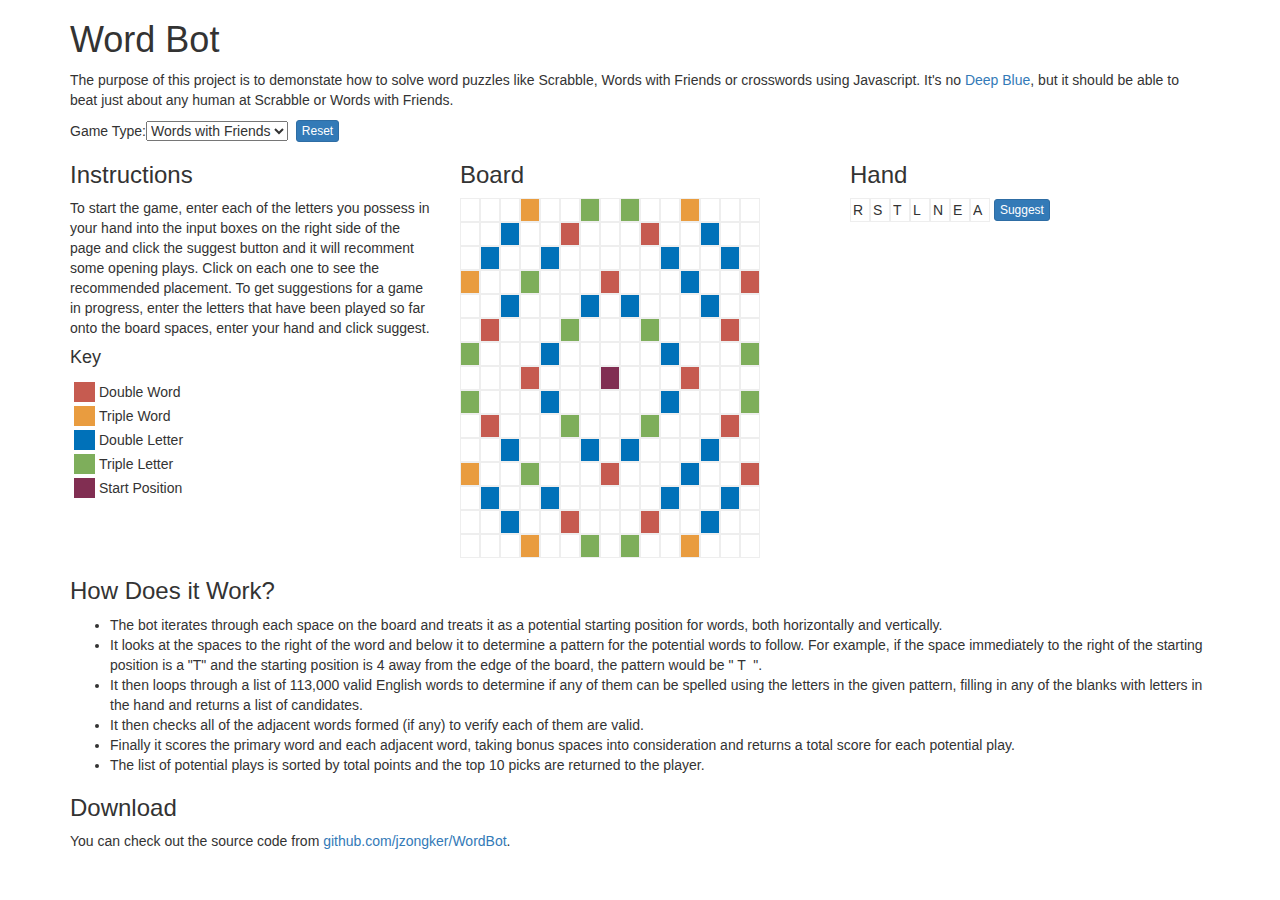
<file: index.html>
<!DOCTYPE html>
<html lang="en">
	<head>
		<meta charset="utf-8">
		<link href="http://netdna.bootstrapcdn.com/bootstrap/3.0.0/css/bootstrap.min.css" rel="stylesheet" type="text/css" >
		<link href="gui.css" rel="stylesheet" type="text/css" >
		<script src="http://ajax.googleapis.com/ajax/libs/jquery/1.10.2/jquery.min.js"></script>
		<script src="http://netdna.bootstrapcdn.com/bootstrap/3.0.0/js/bootstrap.min.js"></script>
		<script src="bot.js"></script>
		<script src="gui.js"></script>
	</head>
	<body>
		<div class="container">
			<h1>Word Bot</h1>
			<p>The purpose of this project is to demonstate how to solve word puzzles like Scrabble, Words with Friends or crosswords using Javascript.  It's no <a href="http://en.wikipedia.org/wiki/Deep_Blue_(chess_computer)" target="_blank">Deep Blue</a>, but it should be able to beat	just about any human at Scrabble or Words with Friends.</p>

			<table>
				<tr>
					<td>Game Type: </td>
					<td>
						<select id="gameType">
							<option value='WWF'>Words with Friends</option>
							<option value='Scrabble'>Scrabble</option>
						</select>
					</td>
					<td> &nbsp; <button class="btn btn-xs btn-primary" onclick="resetGame()">Reset</button></td>
			</table>

			<div class="row">
				<div class="col-xs-4">
					<h3>Instructions</h3>
					<p>To start the game, enter each of the letters you possess in your hand into the input boxes on the right side of the page and click the suggest button and it will recomment some opening plays.  Click on each one to see the recommended placement.  To get suggestions for a game in progress, enter the letters that have been played so far onto the board spaces, enter your hand and click suggest.</p>
					<h4>Key</h4>
					<table class="legend">
						<tr><td class="T2W"></td><td>Double Word</td></tr>
						<tr><td class="T3W"></td><td>Triple Word</td></tr>
						<tr><td class="T2L"></td><td>Double Letter</td></tr>
						<tr><td class="T3L"></td><td>Triple Letter</td></tr>
						<tr><td class="TS"></td><td>Start Position</td></tr>
					</table>
				</div>
				<div class="col-xs-4">
					<h3>Board</h3>
					<div id="boardHolder"></div>
				</div>
				<div class="col-xs-4">
					<h3>Hand</h3>
					<table id="hand">
						<tr>
							<td><input id="h1" value="R"></td>
							<td><input id="h2" value="S"></td>
							<td><input id="h3" value="T"></td>
							<td><input id="h4" value="L"></td>
							<td><input id="h5" value="N"></td>
							<td><input id="h6" value="E"></td>
							<td><input id="h7" value="A"></td>
							<td>&nbsp;<button class="btn btn-xs btn-primary" onclick="updateSuggestions()">Suggest</button></td>
						</tr>
					</table>
					<div id="suggestionsHolder"></div>
				</div>
			</div>

			<h3>How Does it Work?</h3>
			<ul>
				<li>The bot iterates through each space on the board and treats it as a potential starting position for words, both horizontally and vertically.</li>
				<li>It looks at the spaces to the right of the word and below it to determine a pattern for the potential words to follow.  For example, if the space immediately to the right of the starting position is a "T" and the starting position is 4 away from the edge of the board, the pattern would be " T &nbsp;".</li>
				<li>It then loops through a list of 113,000 valid English words to determine if any of them can be spelled using the letters in the given pattern, filling in any of the blanks with letters in the hand and returns a list of candidates.</li>
				<li>It then checks all of the adjacent words formed (if any) to verify each of them are valid.</li>
				<li>Finally it scores the primary word and each adjacent word, taking bonus spaces into consideration and returns a total score for each potential play.</li>
				<li>The list of potential plays is sorted by total points and the top 10 picks are returned to the player.</li>
			</ul>

			<h3>Download</h3>
			<p>You can check out the source code from <a href="https://github.com/jzongker/WordBot">github.com/jzongker/WordBot</a>.

		</div>
	</body>
</html>
</file>
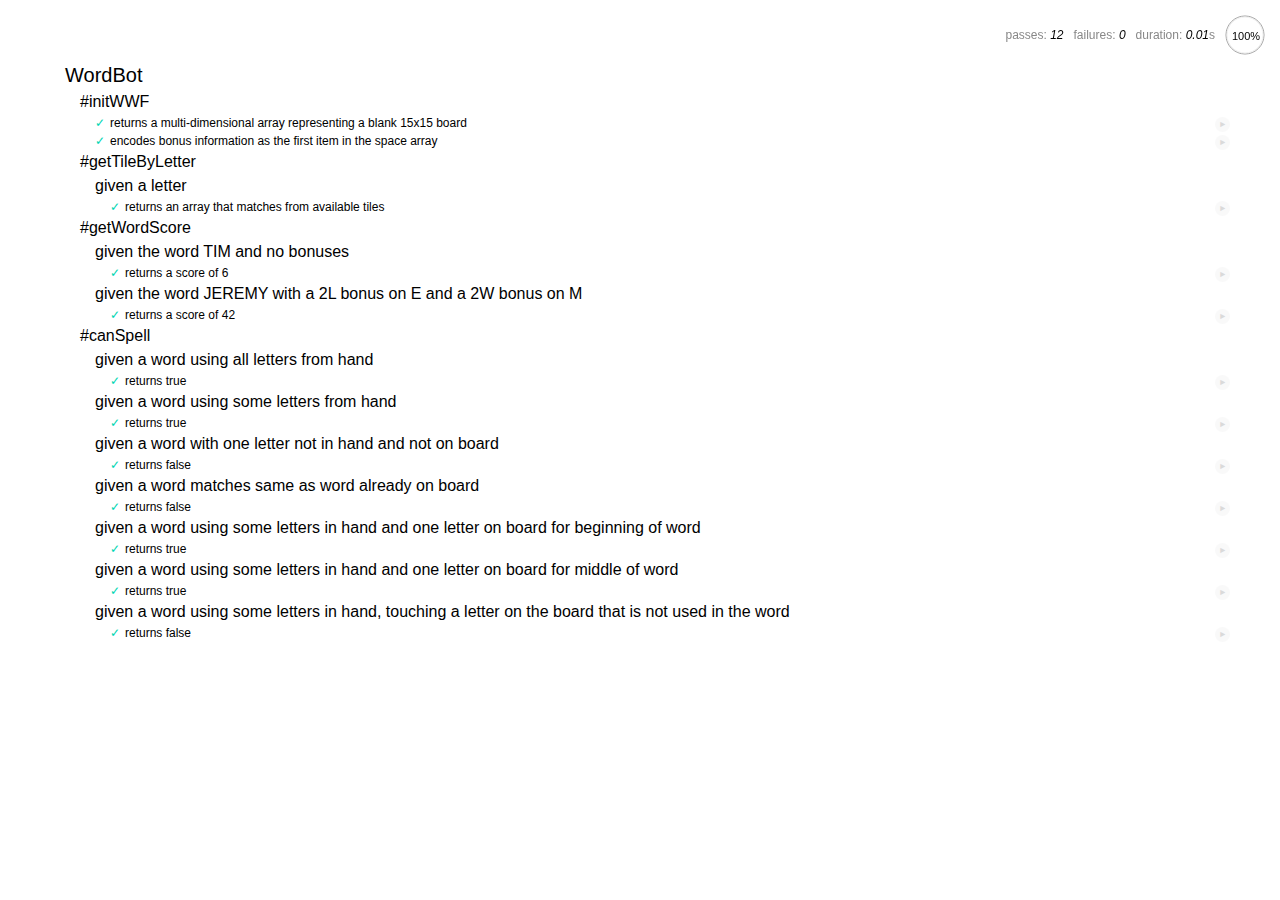
<file: spec/index.html>
<!DOCTYPE html>
<html lang="en">
	<head>
		<meta charset="utf-8">
		<link rel="stylesheet" href="support/mocha.css">
		<script src="http://ajax.googleapis.com/ajax/libs/jquery/1.10.2/jquery.min.js"></script>
		<script src="support/expect.js"></script>
		<script src="support/mocha.js"></script>
		<script>mocha.setup('bdd');</script>
	</head>
	<body>
		<div id="mocha"></div>
		<script src="../bot.js"></script>
		<script src="bot.spec.js"></script>
		<script>mocha.run();</script>
	</body>
</html>
</file>
<file: gui.css>
td {padding:0px;margin:0px;}
#boardHolder input, #hand input { width:20px;border:1px solid #EEE; }
.T2W { background-color:#c65b50; color:#FFF; }
.T2L { background-color:#0071b9; color:#FFF; }
.T3W { background-color:#e99c3f; color:#FFF; }
.T3L { background-color:#7eae5b; color:#FFF; }
.TS { background-color:#812e52; color:#FFF; }
.legend TD {min-width:25px; border:4px solid #FFF;}
</file>
<file: spec/support/mocha.css>
@charset "utf-8";

body {
  margin:0;
}

#mocha {
  font: 20px/1.5 "Helvetica Neue", Helvetica, Arial, sans-serif;
  margin: 60px 50px;
}

#mocha ul, #mocha li {
  margin: 0;
  padding: 0;
}

#mocha ul {
  list-style: none;
}

#mocha h1, #mocha h2 {
  margin: 0;
}

#mocha h1 {
  margin-top: 15px;
  font-size: 1em;
  font-weight: 200;
}

#mocha h1 a {
  text-decoration: none;
  color: inherit;
}

#mocha h1 a:hover {
  text-decoration: underline;
}

#mocha .suite .suite h1 {
  margin-top: 0;
  font-size: .8em;
}

#mocha .hidden {
  display: none;
}

#mocha h2 {
  font-size: 12px;
  font-weight: normal;
  cursor: pointer;
}

#mocha .suite {
  margin-left: 15px;
}

#mocha .test {
  margin-left: 15px;
  overflow: hidden;
}

#mocha .test.pending:hover h2::after {
  content: '(pending)';
  font-family: arial, sans-serif;
}

#mocha .test.pass.medium .duration {
  background: #C09853;
}

#mocha .test.pass.slow .duration {
  background: #B94A48;
}

#mocha .test.pass::before {
  content: '✓';
  font-size: 12px;
  display: block;
  float: left;
  margin-right: 5px;
  color: #00d6b2;
}

#mocha .test.pass .duration {
  font-size: 9px;
  margin-left: 5px;
  padding: 2px 5px;
  color: white;
  -webkit-box-shadow: inset 0 1px 1px rgba(0,0,0,.2);
  -moz-box-shadow: inset 0 1px 1px rgba(0,0,0,.2);
  box-shadow: inset 0 1px 1px rgba(0,0,0,.2);
  -webkit-border-radius: 5px;
  -moz-border-radius: 5px;
  -ms-border-radius: 5px;
  -o-border-radius: 5px;
  border-radius: 5px;
}

#mocha .test.pass.fast .duration {
  display: none;
}

#mocha .test.pending {
  color: #0b97c4;
}

#mocha .test.pending::before {
  content: '◦';
  color: #0b97c4;
}

#mocha .test.fail {
  color: #c00;
}

#mocha .test.fail pre {
  color: black;
}

#mocha .test.fail::before {
  content: '✖';
  font-size: 12px;
  display: block;
  float: left;
  margin-right: 5px;
  color: #c00;
}

#mocha .test pre.error {
  color: #c00;
  max-height: 300px;
  overflow: auto;
}

#mocha .test pre {
  display: block;
  float: left;
  clear: left;
  font: 12px/1.5 monaco, monospace;
  margin: 5px;
  padding: 15px;
  border: 1px solid #eee;
  border-bottom-color: #ddd;
  -webkit-border-radius: 3px;
  -webkit-box-shadow: 0 1px 3px #eee;
  -moz-border-radius: 3px;
  -moz-box-shadow: 0 1px 3px #eee;
  border-radius: 3px;
}

#mocha .test h2 {
  position: relative;
}

#mocha .test a.replay {
  position: absolute;
  top: 3px;
  right: 0;
  text-decoration: none;
  vertical-align: middle;
  display: block;
  width: 15px;
  height: 15px;
  line-height: 15px;
  text-align: center;
  background: #eee;
  font-size: 15px;
  -moz-border-radius: 15px;
  border-radius: 15px;
  -webkit-transition: opacity 200ms;
  -moz-transition: opacity 200ms;
  transition: opacity 200ms;
  opacity: 0.3;
  color: #888;
}

#mocha .test:hover a.replay {
  opacity: 1;
}

#mocha-report.pass .test.fail {
  display: none;
}

#mocha-report.fail .test.pass {
  display: none;
}

#mocha-report.pending .test.pass,
#mocha-report.pending .test.fail {
  display: none;
}
#mocha-report.pending .test.pass.pending {
  display: block;
}

#mocha-error {
  color: #c00;
  font-size: 1.5em;
  font-weight: 100;
  letter-spacing: 1px;
}

#mocha-stats {
  position: fixed;
  top: 15px;
  right: 10px;
  font-size: 12px;
  margin: 0;
  color: #888;
  z-index: 1;
}

#mocha-stats .progress {
  float: right;
  padding-top: 0;
}

#mocha-stats em {
  color: black;
}

#mocha-stats a {
  text-decoration: none;
  color: inherit;
}

#mocha-stats a:hover {
  border-bottom: 1px solid #eee;
}

#mocha-stats li {
  display: inline-block;
  margin: 0 5px;
  list-style: none;
  padding-top: 11px;
}

#mocha-stats canvas {
  width: 40px;
  height: 40px;
}

#mocha code .comment { color: #ddd }
#mocha code .init { color: #2F6FAD }
#mocha code .string { color: #5890AD }
#mocha code .keyword { color: #8A6343 }
#mocha code .number { color: #2F6FAD }

@media screen and (max-device-width: 480px) {
  #mocha  {
    margin: 60px 0px;
  }

  #mocha #stats {
    position: absolute;
  }
}
</file>
